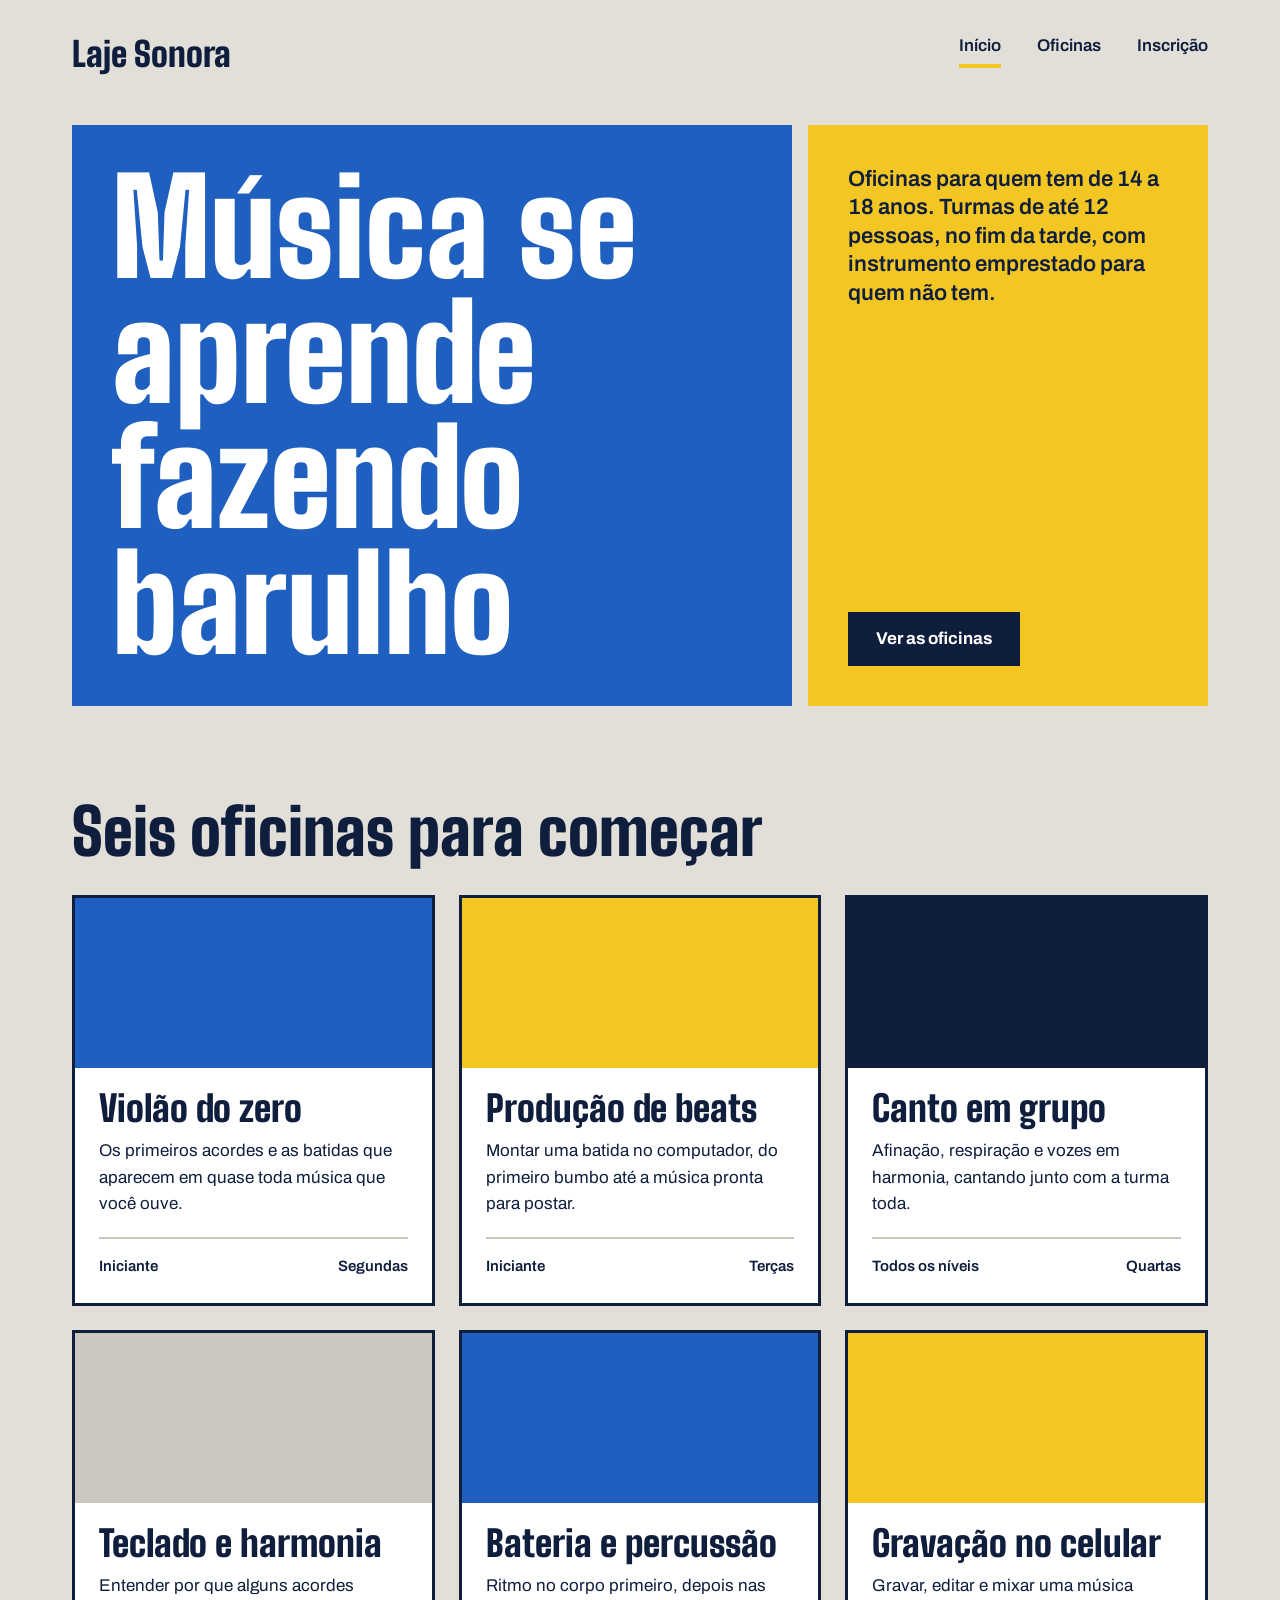
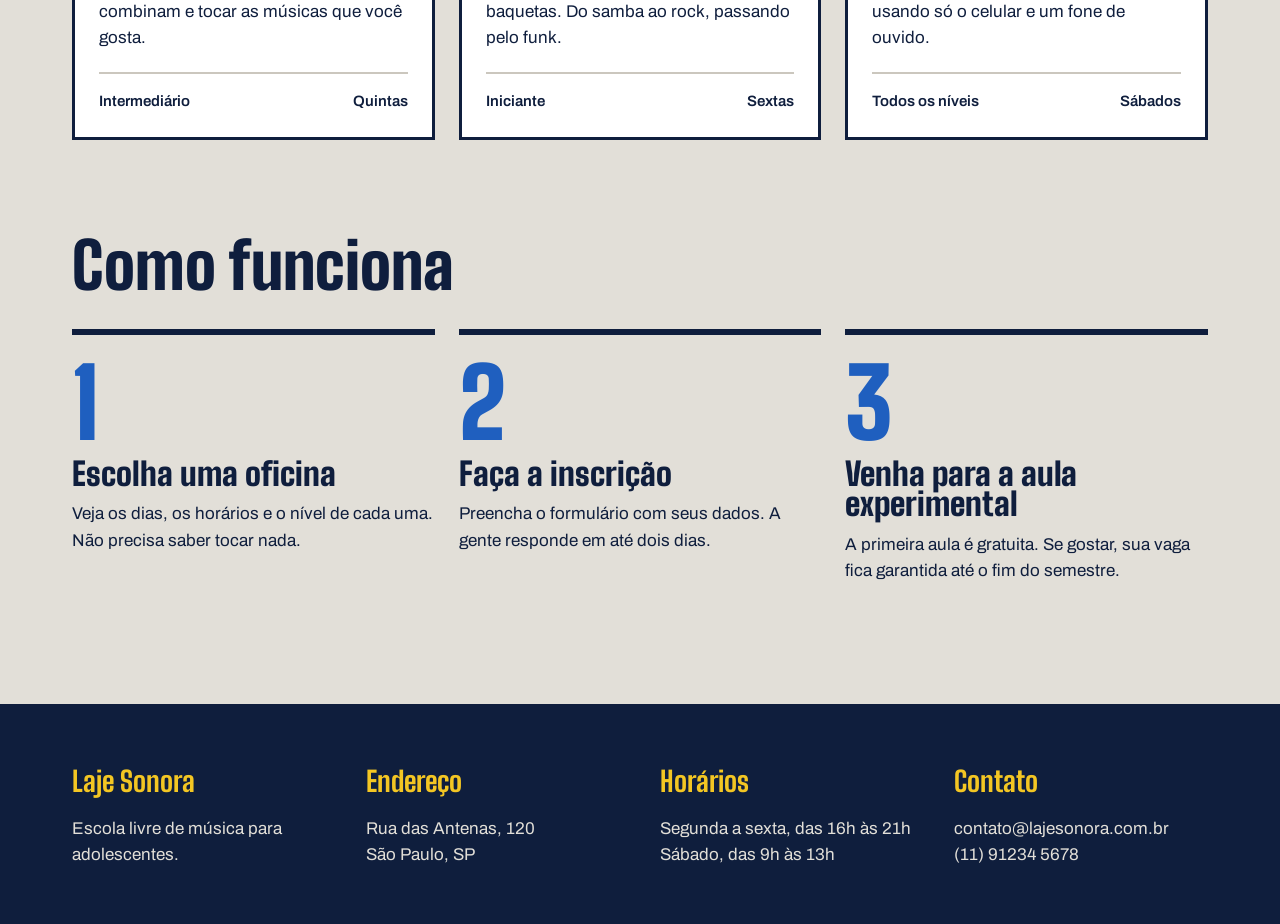
<file: index.html>
<!DOCTYPE html>
<html lang="pt-br">
<head>
    <meta charset="UTF-8">
    <meta name="viewport" content="width=device-width, initial-scale=1.0">
    <link rel="stylesheet" href="index.css">
    <link rel="preconnect" href="https://fonts.googleapis.com">
    <link rel="preconnect" href="https://fonts.gstatic.com" crossorigin>
    <link href="https://fonts.googleapis.com/css2?family=Archivo:ital,wght@0,100..900;1,100..900&family=Big+Shoulders:opsz,wght@10..72,100..900&display=swap" rel="stylesheet">
    <title>Laje Sonora | Início</title>
</head>
<body>
    <header class="conteudo topo">

    <a href="index.html" class="logo">Laje Sonora</a>
    <nav class="menu">
        <a href="index.html" class="atual">Início</a>
        <a href="oficinas.html">Oficinas</a>
        <a href="inscricao.html">Inscrição</a>
    </nav>

    </header>

    <main>

        <section class="conteudo cartazes">
            <div class="cartaz cartaz-principal">
                <h1>Música se aprende fazendo barulho</h1>
            </div>
            <div class="cartaz cartaz-lateral">
                <p>Oficinas para quem tem de 14 a 18 anos. Turmas de até 12 pessoas, no fim da tarde, com instrumento emprestado para quem não tem.</p>
                <a href="oficinas.html" class="botao">Ver as oficinas</a>
            </div>
        </section>

        <section class="conteudo secao">
            <h2 class="titulo-secao">Seis oficinas para começar</h2>
            <div class="cards">
                <article class="card">
                    <div class="foto foto-azul"></div>
                    <div class="card-texto">
                        <h3>Violão do zero</h3>
                        <p>Os primeiros acordes e as batidas que aparecem em quase toda música que você ouve.</p>
                        <div class="card-info"> <span>Iniciante</span><span>Segundas</span></div>
                    </div>
                </article>
                <article class="card">
                    <div class="foto foto-amarela"></div>
                    <div class="card-texto">
                        <h3>Produção de beats</h3>
                        <p>Montar uma batida no computador, do primeiro bumbo até a música pronta para postar.</p>
                         <div class="card-info"> <span>Iniciante</span><span>Terças</span></div>
                    </div>
                </article>
                <article class="card">
                    <div class="foto foto-tinta"></div>
                    <div class="card-texto">
                        <h3>Canto em grupo</h3>
                        <p>Afinação, respiração e vozes em harmonia, cantando junto com a turma toda.</p>
                        <div class="card-info"> <span>Todos os níveis</span><span>Quartas</span></div>
                    </div>
                </article>
                <article class="card">
                    <div class="foto"></div>
                    <div class="card-texto">
                        <h3>Teclado e harmonia</h3>
                        <p>Entender por que alguns acordes combinam e tocar as músicas que você gosta.</p>
                         <div class="card-info"> <span>Intermediário</span><span>Quintas</span></div>
                    </div>
                </article>
                <article class="card">
                    <div class="foto foto-azul"></div>
                    <div class="card-texto">
                        <h3>Bateria e percussão</h3>
                        <p>Ritmo no corpo primeiro, depois nas baquetas. Do samba ao rock, passando pelo funk.</p>
                         <div class="card-info"> <span>Iniciante</span><span>Sextas</span></div>
                    </div>
                </article>
                <article class="card">
                     <div class="foto foto-amarela"></div>
                    <div class="card-texto">
                        <h3>Gravação no celular</h3>
                        <p>Gravar, editar e mixar uma música usando só o celular e um fone de ouvido.</p>
                         <div class="card-info"> <span>Todos os níveis</span><span>Sábados</span></div>
                    </div>
                </article>
            </div>
        </section>

        <section class="conteudo secao">
            <h2 class="titulo-secao">Como funciona</h2>
            <div class="passos">
                <div class="passo">
                    <p class="passo-numero">1</p>
                    <h3>Escolha uma oficina</h3>
                    <p>Veja os dias, os horários e o nível de cada uma. Não precisa saber tocar nada.</p>
                </div>
                <div class="passo">
                    <p class="passo-numero">2</p>
                    <h3>Faça a inscrição</h3>
                    <p>Preencha o formulário com seus dados. A gente responde em até dois dias.</p>
                </div>
                <div class="passo">
                    <p class="passo-numero">3</p>
                    <h3>Venha para a aula experimental</h3>
                    <p>A primeira aula é gratuita. Se gostar, sua vaga fica garantida até o fim do semestre.</p>
                </div>
            </div>
        </section>
    </main>

    <footer class="rodape">
        <div class="conteudo rodape-colunas">
            <div class="rodape-coluna">
                <h4>Laje Sonora</h4>
                <p>Escola livre de música para adolescentes.   
                </p> </div>
                <div class="rodape-coluna">
                <h4>Endereço</h4>
                <p>Rua das Antenas, 120
                    <br>
                    São Paulo, SP
                </p> </div>
                <div class="rodape-coluna">
                <h4>Horários</h4>
                <p>Segunda a sexta, das 16h às 21h
                    <br>
                     Sábado, das 9h às 13h
                </p> </div>
                <div class="rodape-coluna">
                <h4>Contato</h4>
                <p>contato@lajesonora.com.br
                    <br>
                     (11) 91234 5678
                </p>
            </div>
        </div>
    </footer>
</body>
</html>
</file>
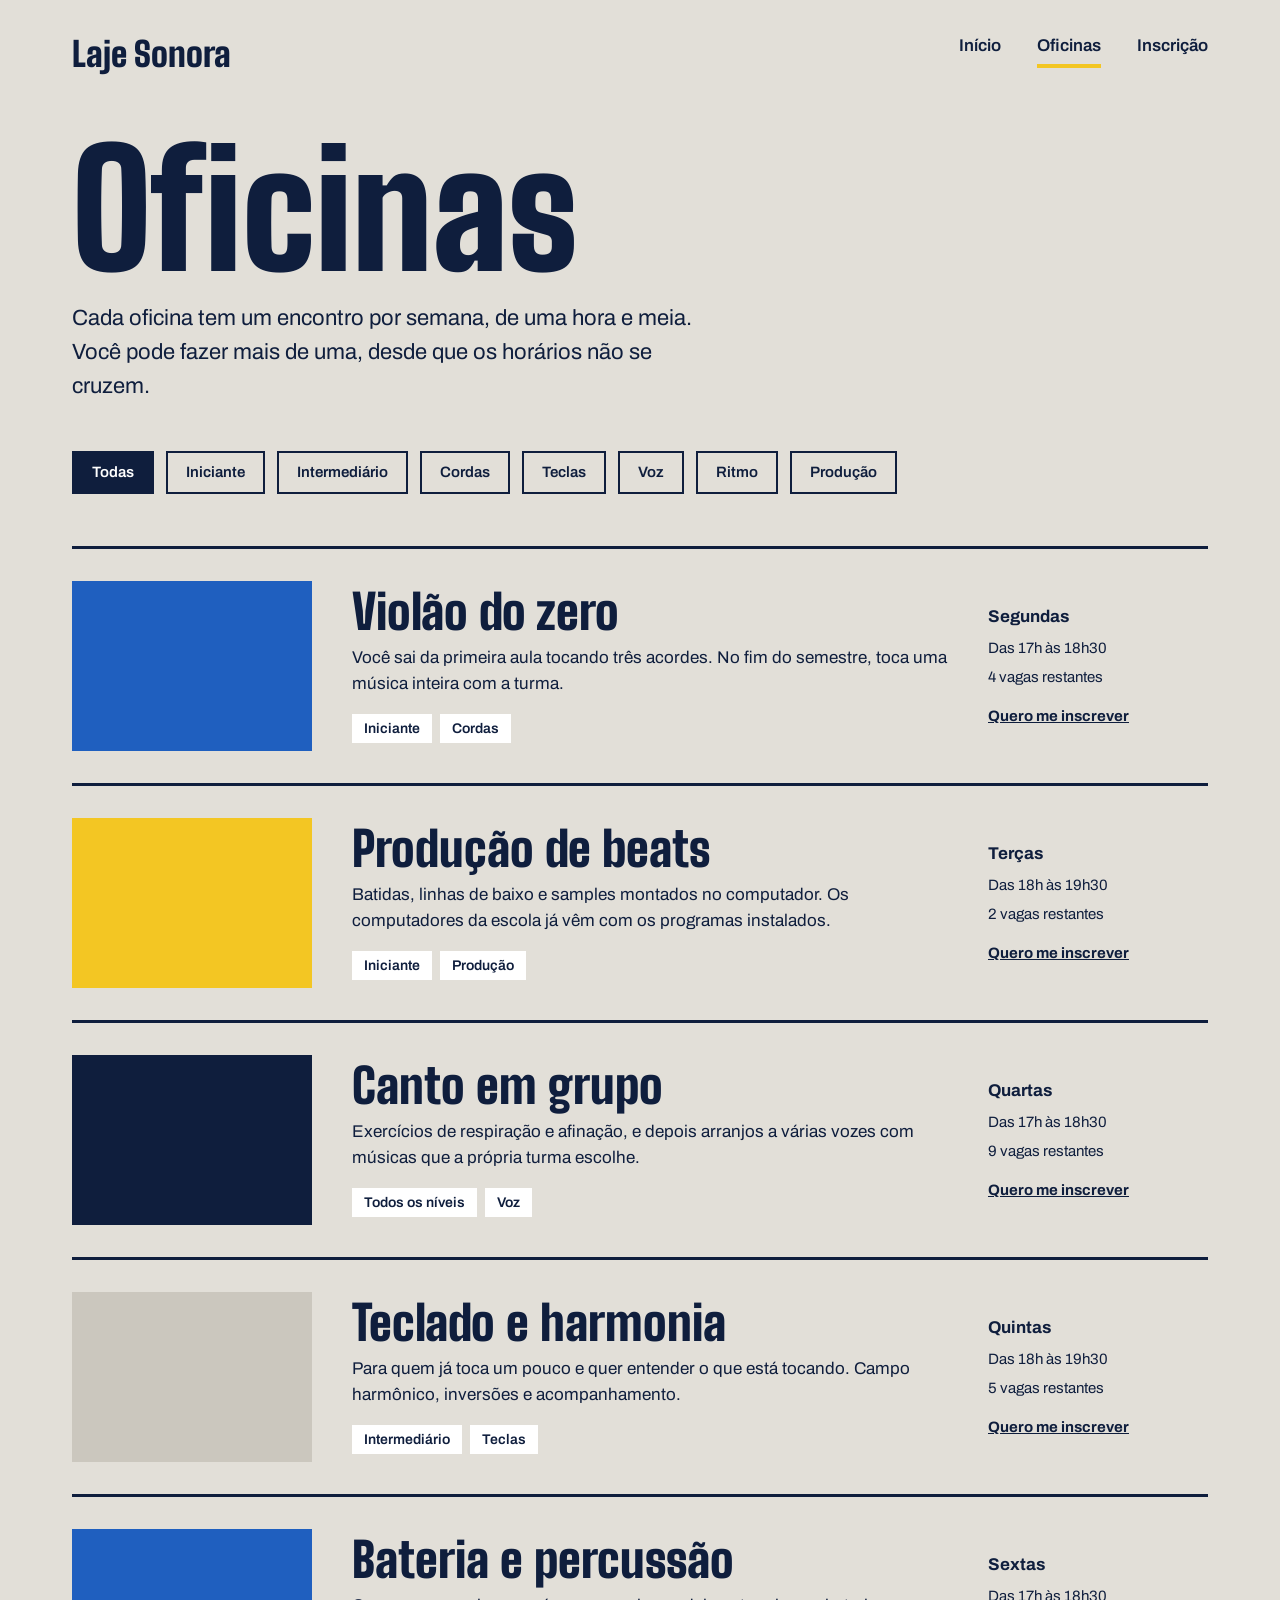
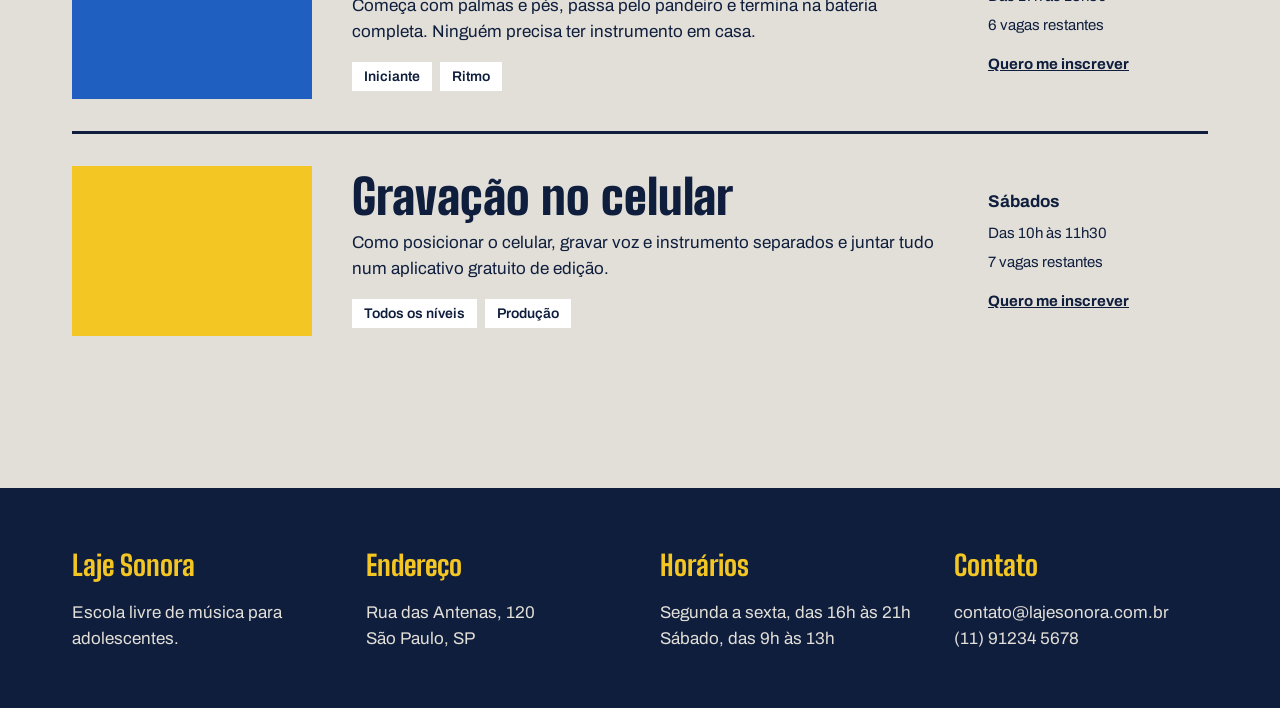
<file: oficinas.html>
<!DOCTYPE html>
<html lang="pt-br">
<head>
    <meta charset="UTF-8">
    <meta name="viewport" content="width=device-width, initial-scale=1.0">
    <link rel="stylesheet" href="oficinas.css">
    <link rel="preconnect" href="https://fonts.googleapis.com">
    <link rel="preconnect" href="https://fonts.gstatic.com" crossorigin>
    <link href="https://fonts.googleapis.com/css2?family=Archivo:ital,wght@0,100..900;1,100..900&family=Big+Shoulders:opsz,wght@10..72,100..900&display=swap" rel="stylesheet">
    <title>Laje Sonora | Oficinas</title>
</head>
<body>
    <header class="conteudo topo">

    <a href="index.html" class="logo">Laje Sonora</a>
    <nav class="menu">
        <a href="index.html">Início</a>
        <a href="oficinas.html" class="atual">Oficinas</a>
        <a href="inscricao.html">Inscrição</a>
    </nav>

    </header>

    <main class="conteudo">
        <h1 class="titulo-pagina">Oficinas</h1>
        <p class="subtitulo-pagina">Cada oficina tem um encontro por semana, de uma hora e meia. Você pode fazer mais de uma, desde que os horários não se cruzem.</p>

        <div class="filtros">

            <span class="filtro ativo">Todas</span>
            <span class="filtro">Iniciante</span>
            <span class="filtro">Intermediário</span>
            <span class="filtro">Cordas</span>
            <span class="filtro">Teclas</span>
            <span class="filtro">Voz</span>
            <span class="filtro">Ritmo</span>
            <span class="filtro">Produção</span>

            <div class="lista">
                <article class="oficina">
                    <div class="foto foto-azul"></div>
                    <div class="oficina-texto">
                        <h2>Violão do zero</h2>
                        <p>Você sai da primeira aula tocando três acordes. No fim do semestre, toca uma música inteira com a turma.</p>
                        <div class="etiquetas">
                            <span class="etiqueta">Iniciante</span>
                            <span class="etiqueta">Cordas</span>
                        </div>
                    </div>
                    <div class="oficina-detalhes">
                        <strong>Segundas</strong>
                        <span>Das 17h às 18h30</span>
                        <span>4 vagas restantes</span>
                        <a href="inscricao.html">Quero me inscrever</a>
                    </div>
                </article>

                <article class="oficina">
                    <div class="foto foto-amarela"></div>
                    <div class="oficina-texto">
                        <h2>Produção de beats</h2>
                        <p>Batidas, linhas de baixo e samples montados no computador. Os computadores da escola já vêm com os programas instalados.</p>
                        <div class="etiquetas">
                            <span class="etiqueta">Iniciante</span>
                            <span class="etiqueta">Produção</span>
                        </div>
                    </div>
                    <div class="oficina-detalhes">
                        <strong>Terças</strong>
                        <span>Das 18h às 19h30</span>
                        <span>2 vagas restantes</span>
                        <a href="inscricao.html">Quero me inscrever</a>
                    </div>
                </article>
                
                <article class="oficina">
                    <div class="foto foto-tinta"></div>
                    <div class="oficina-texto">
                        <h2>Canto em grupo</h2>
                        <p>Exercícios de respiração e afinação, e depois arranjos a várias vozes com músicas que a própria turma escolhe.</p>
                        <div class="etiquetas">
                            <span class="etiqueta">Todos os níveis</span>
                            <span class="etiqueta">Voz</span>
                        </div>
                    </div>
                    <div class="oficina-detalhes">
                        <strong>Quartas</strong>
                        <span>Das 17h às 18h30</span>
                        <span>9 vagas restantes</span>
                        <a href="inscricao.html">Quero me inscrever</a>
                    </div>
                </article>
                
                <article class="oficina">
                    <div class="foto"></div>
                    <div class="oficina-texto">
                        <h2>Teclado e harmonia</h2>
                        <p>Para quem já toca um pouco e quer entender o que está tocando. Campo harmônico, inversões e acompanhamento.</p>
                        <div class="etiquetas">
                            <span class="etiqueta">Intermediário</span>
                            <span class="etiqueta">Teclas</span>
                        </div>
                    </div>
                    <div class="oficina-detalhes">
                        <strong>Quintas</strong>
                        <span>Das 18h às 19h30</span>
                        <span>5 vagas restantes</span>
                        <a href="inscricao.html">Quero me inscrever</a>
                    </div>
                </article>
                
                <article class="oficina">
                    <div class="foto foto-azul"></div>
                    <div class="oficina-texto">
                        <h2>Bateria e percussão</h2>
                        <p>Começa com palmas e pés, passa pelo pandeiro e termina na bateria completa. Ninguém precisa ter instrumento em casa.</p>
                        <div class="etiquetas">
                            <span class="etiqueta">Iniciante</span>
                            <span class="etiqueta">Ritmo</span>
                        </div>
                    </div>
                    <div class="oficina-detalhes">
                        <strong>Sextas</strong>
                        <span>Das 17h às 18h30</span>
                        <span>6 vagas restantes</span>
                        <a href="inscricao.html">Quero me inscrever</a>
                    </div>
                </article>
                
                <article class="oficina">
                    <div class="foto foto-amarela"></div>
                    <div class="oficina-texto">
                        <h2>Gravação no celular</h2>
                        <p>Como posicionar o celular, gravar voz e instrumento separados e juntar tudo num aplicativo gratuito de edição.</p>
                        <div class="etiquetas">
                            <span class="etiqueta">Todos os níveis</span>
                            <span class="etiqueta">Produção</span>
                        </div>
                    </div>
                    <div class="oficina-detalhes">
                        <strong>Sábados</strong>
                        <span>Das 10h às 11h30</span>
                        <span>7 vagas restantes</span>
                        <a href="inscricao.html">Quero me inscrever</a>
                    </div>
                </article>

            </div>

        </div>
    </main>

    <footer class="rodape">
        <div class="conteudo rodape-colunas">
            <div class="rodape-coluna">
                <h4>Laje Sonora</h4>
                <p>Escola livre de música para adolescentes.   
                </p> </div>
                <div class="rodape-coluna">
                <h4>Endereço</h4>
                <p>Rua das Antenas, 120
                    <br>
                    São Paulo, SP
                </p> </div>
                <div class="rodape-coluna">
                <h4>Horários</h4>
                <p>Segunda a sexta, das 16h às 21h
                    <br>
                     Sábado, das 9h às 13h
                </p> </div>
                <div class="rodape-coluna">
                <h4>Contato</h4>
                <p>contato@lajesonora.com.br
                    <br>
                     (11) 91234 5678
                </p>
            </div>
        </div>
    </footer>
</body>
</html>
</file>
<file: index.css>
* {
 margin: 0;
 padding: 0;
 box-sizing: border-box;

}

:root {
    --concreto: #E2DFD8;
    --concreto-escuro: #CBC7BE;
    --tinta: #0F1E3D;
    --caixa-dagua: #1F5FBF;
    --fita: #F3C623;
    --branco: #FFFFFF;

    --fonte-cartaz:  "Big Shoulders", "Arial Narrow", sans-serif;
    --fonte-texto: "Archivo", Arial, sans-serif;
}

body { 
    background-color: var(--concreto);
    color: var(--tinta);
    font-family: var(--fonte-texto);
    font-size: 17px;
    line-height: 1.55;

}

 a {
    color: inherit;
}

h1, h2, h3{
    font-family: var(--fonte-cartaz);
    font-weight: 900;
    line-height: 0.95;
}

.conteudo {
    max-width: 1200px;
    margin-inline: auto;
    padding-inline: 32px;
}

.topo {
    padding-block: 28px;
    display: flex;
    align-items: center;
    justify-content: space-between;

    .logo {
        font-family: var(--fonte-cartaz);
        font-size: 34px;
        font-weight: 900;
        text-decoration: none;
    }

    .menu{
        display: flex;
        gap: 36px;
        font-weight: 600;
        padding-bottom: 4px;
        border-bottom: 4px transparent solid;

        a{
            text-decoration: none;
            font-weight: 600;
            padding-bottom: 4px;
            border-bottom: 4px transparent solid;

        }

        a:hover {
        border-bottom-color: var(--tinta);
    }
        a.atual {
        border-bottom-color: var(--fita);
    }
    } 
}

.cartazes {
    margin-top: 16px;
    display: flex;
    gap: 16px;
}

.cartaz {
    padding: 40px;
}

.cartaz-principal {
    background-color: var(--caixa-dagua);
    color: var(--branco);
    flex: 2;

    h1 {
        font-size: 132px;
        max-width: 9ch;
    }
}

.cartaz-lateral {
    background-color: var(--fita);
    flex: 1;
    display: flex;
    flex-direction: column;
    justify-content: space-between;
    gap: 32px;   
   
    font-size: 22px;
    font-weight: 600;
    line-height: 1.3;
    align-items: flex-start;
}

.botao {
    background-color: var(--tinta);
    color: var(--branco);
    font-weight: 700;
    text-decoration: none;
    padding-block: 16px;
    padding-inline: 28px;
    border: none;
    font-family: var(--fonte-texto);
    font-size: 17px;
    cursor: pointer;
}
    .botao:hover {
        background-color: var(--caixa-dagua);
    }

.secao {
    margin-top: 96px;
}

.titulo-secao {
    font-size: 64px;
    margin-bottom: 32px;
}

.cards {
    display: flex;
    flex-wrap: wrap;
    gap: 24px;
}

.card {
    background-color: var(--branco);
    border: 3px solid var(--tinta);
    flex: 1 1 340px;

    .foto {
        height: 170px;
        background-color: var(--concreto-escuro);
    }

    .foto-azul{
        background-color: var(--caixa-dagua);
    }

    .foto-amarela {
        background-color: var(--fita);
    }

    .foto-tinta{
        background-color: var(--tinta);
    }

    h3 {
        font-size: 36px;
        margin-bottom: 12px;
    }
}

.card-texto {
    padding: 24px;
}

.card-info {
    margin-top: 20px;
    padding-top: 16px;
    border-top: 2px solid var(--concreto-escuro);
    font-weight: 600;
    font-size: 15px;
    display: flex;
    justify-content: space-between;
}

.passos {
    display: flex;
    gap: 24px;
}

.passo {
border-top: 6px solid var(--tinta);
padding-top: 20px;
flex: 1;

h3{
    font-size: 32px;
    margin-block: 8px 12px;
}

}

.passo-numero {
    font-family: var(--fonte-cartaz);
    font-size: 96px;
    font-weight: 900;
    line-height: 1;
    color: var(--caixa-dagua);
}

.rodape {
    margin-top: 120px;
    background-color: var(--tinta);
    color: var(--concreto);
    padding-block: 56px;

    h4 {
        font-family: var(--fonte-cartaz);
        font-size: 28px;
        color: var(--fita);
        margin-bottom: 12px;
    }
}

.rodape-colunas {
    display: flex;
    gap: 40px;
}

.rodape-coluna {
    flex: 1;
}
</file>
<file: oficinas.css>
* {
 margin: 0;
 padding: 0;
 box-sizing: border-box;

}

:root {
    --concreto: #E2DFD8;
    --concreto-escuro: #CBC7BE;
    --tinta: #0F1E3D;
    --caixa-dagua: #1F5FBF;
    --fita: #F3C623;
    --branco: #FFFFFF;

    --fonte-cartaz:  "Big Shoulders", "Arial Narrow", sans-serif;
    --fonte-texto: "Archivo", Arial, sans-serif;
}

body { 
    background-color: var(--concreto);
    color: var(--tinta);
    font-family: var(--fonte-texto);
    font-size: 17px;
    line-height: 1.55;

}

 a {
    color: inherit;
}

h1, h2, h3{
    font-family: var(--fonte-cartaz);
    font-weight: 900;
    line-height: 0.95;
}

.conteudo {
    max-width: 1200px;
    margin-inline: auto;
    padding-inline: 32px;
}

.topo {
    padding-block: 28px;
    display: flex;
    align-items: center;
    justify-content: space-between;

    .logo {
        font-family: var(--fonte-cartaz);
        font-size: 34px;
        font-weight: 900;
        text-decoration: none;
    }

    .menu{
        display: flex;
        gap: 36px;
        font-weight: 600;
        padding-bottom: 4px;
        border-bottom: 4px transparent solid;

        a{
            text-decoration: none;
            font-weight: 600;
            padding-bottom: 4px;
            border-bottom: 4px transparent solid;

        }

        a:hover {
        border-bottom-color: var(--tinta);
    }
        a.atual {
        border-bottom-color: var(--fita);
    }
    } 
}

.rodape {
    margin-top: 120px;
    background-color: var(--tinta);
    color: var(--concreto);
    padding-block: 56px;

    h4 {
        font-family: var(--fonte-cartaz);
        font-size: 28px;
        color: var(--fita);
        margin-bottom: 12px;
    }
}

.rodape-colunas {
    display: flex;
    gap: 40px;
}

.rodape-coluna {
    flex: 1;
}

.foto {
        height: 170px;
        background-color: var(--concreto-escuro);
    }

    .foto-azul{
        background-color: var(--caixa-dagua);
    }

    .foto-amarela {
        background-color: var(--fita);
    }

    .foto-tinta{
        background-color: var(--tinta);
    }

    h3 {
        font-size: 36px;
        margin-bottom: 12px;
    }

    .titulo-pagina {
        font-size: 160px;
        margin-top: 24px;
    }

    .subtitulo-pagina {
        font-size: 22px;
        max-width: 640px;
        margin-top: 16px;
    }

    .filtros {
        margin-top: 48px;
        display: flex;
        flex-wrap: wrap;
        gap: 12px;
    }

    .filtro {
        border: 2px solid var(--tinta);
        padding: 8px 18px;
        font-weight: 600;
        font-size: 15px;
    }

    .filtro.ativo {
        background-color: var(--tinta);
        color: var(--branco);
    }

    .lista {
        margin-top: 40px;
    }

    .oficina {
        padding-block: 32px;
        border-top: 3px solid var(--tinta);
        display: flex;
        align-items: center;
        gap: 40px;

        .foto {
            height: 170px;
            width: 240px;
            flex-shrink: 0;
        }

        h2 {
            font-size: 48px;
            margin-bottom: 10px;
        }
    }

    .oficina-texto {
       flex: 1; 
    }

    .etiquetas {
        margin-top: 16px;
        display: flex;
        gap: 8px;
    }

    .etiqueta {
        background-color: var(--branco);
        padding: 4px 12px;
        font-size: 14px;
        font-weight: 600;
    }

    .oficina-detalhes {
        width: 220px;
        font-size: 15px;
        display: flex;
        flex-direction: column;
        gap: 6px;

        strong {
            font-size: 17px;
        }

        a {
            margin-top: 10px;
            font-weight: 700;
        }
    }
</file>
